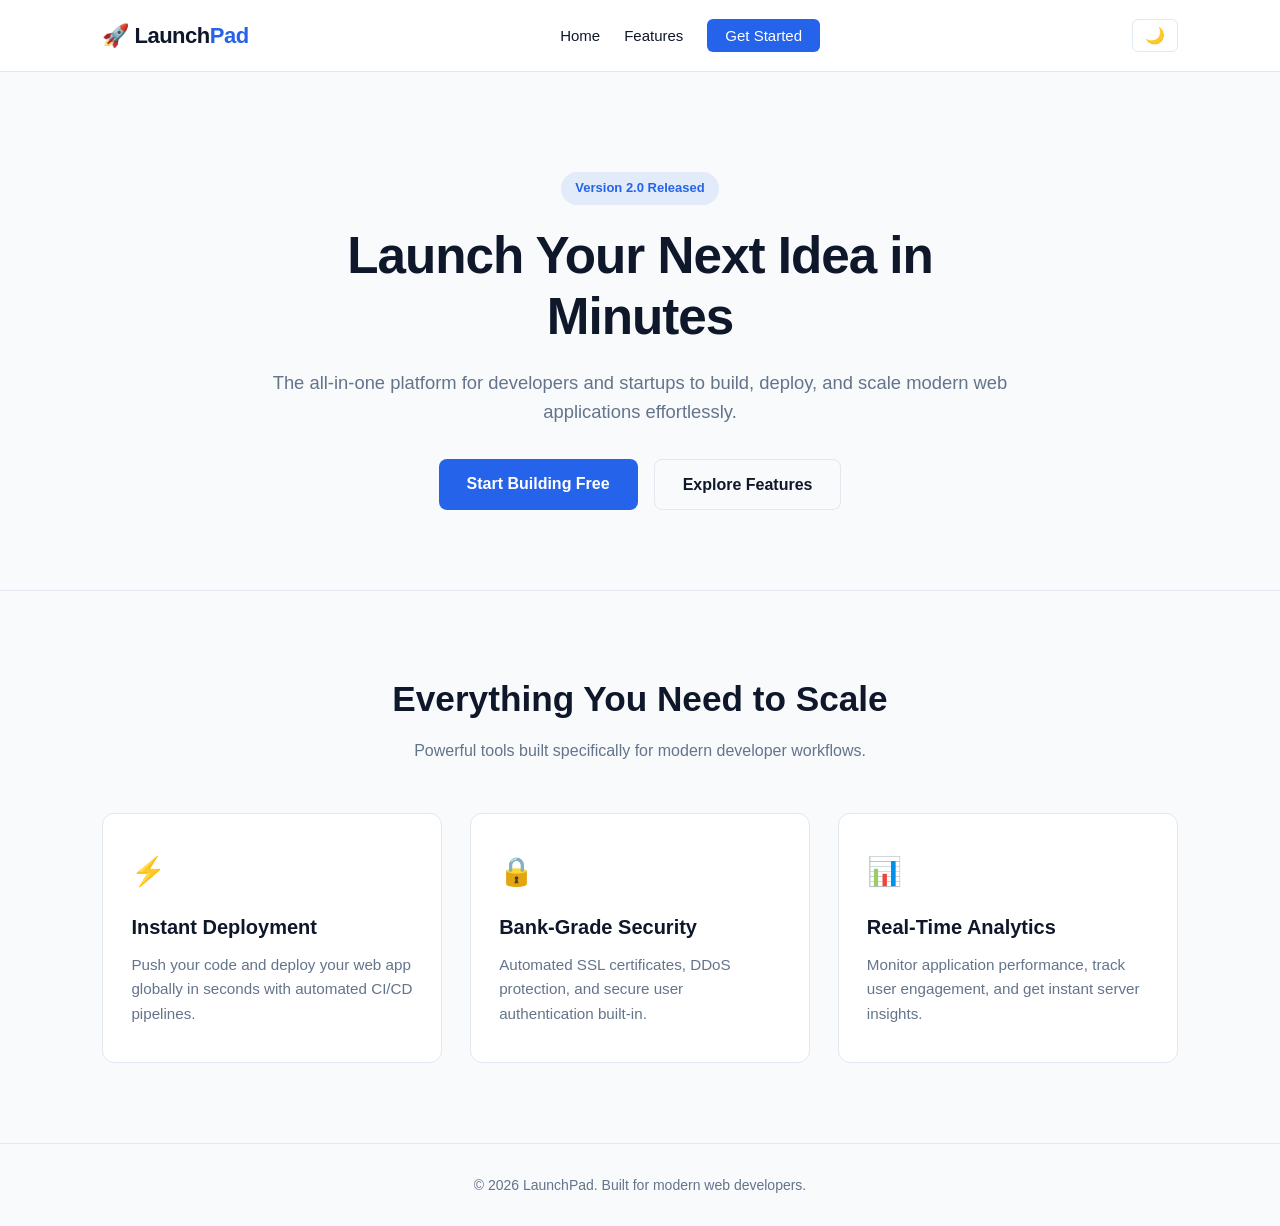
<file: index.html>
<!DOCTYPE html>
<html lang="en">
<head>
    <meta charset="UTF-8">
    <meta name="viewport" content="width=device-width, initial-scale=1.0">
    <title>LaunchPad - Turn Ideas Into Production</title>
    <link rel="stylesheet" href="style.css">
</head>
<body>

    <!-- Navigation Bar -->
    <nav class="navbar">
        <div class="logo">🚀 Launch<span>Pad</span></div>
        <ul class="nav-links">
            <li><a href="#home">Home</a></li>
            <li><a href="#features">Features</a></li>
            <li><a href="login.html" class="btn-login">Get Started</a></li>
        </ul>
        <button id="theme-toggle" title="Toggle Theme">🌙</button>
    </nav>

    <!-- Hero Section -->
    <header id="home" class="hero">
        <div class="hero-content">
            <span class="badge">Version 2.0 Released</span>
            <h1>Launch Your Next Idea in Minutes</h1>
            <p>The all-in-one platform for developers and startups to build, deploy, and scale modern web applications effortlessly.</p>
            <div class="hero-buttons">
                <a href="login.html" class="btn-primary">Start Building Free</a>
                <a href="#features" class="btn-secondary">Explore Features</a>
            </div>
        </div>
    </header>

    <!-- Feature Grid Section -->
    <section id="features" class="features-section">
        <h2>Everything You Need to Scale</h2>
        <p class="section-subtitle">Powerful tools built specifically for modern developer workflows.</p>
        
        <div class="feature-grid">
            <div class="feature-card">
                <div class="icon">⚡</div>
                <h3>Instant Deployment</h3>
                <p>Push your code and deploy your web app globally in seconds with automated CI/CD pipelines.</p>
            </div>
            <div class="feature-card">
                <div class="icon">🔒</div>
                <h3>Bank-Grade Security</h3>
                <p>Automated SSL certificates, DDoS protection, and secure user authentication built-in.</p>
            </div>
            <div class="feature-card">
                <div class="icon">📊</div>
                <h3>Real-Time Analytics</h3>
                <p>Monitor application performance, track user engagement, and get instant server insights.</p>
            </div>
        </div>
    </section>

    <!-- Footer -->
    <footer>
        <p>© 2026 LaunchPad. Built for modern web developers.</p>
    </footer>

    <script src="script.js"></script>
</body>
</html>
</file>
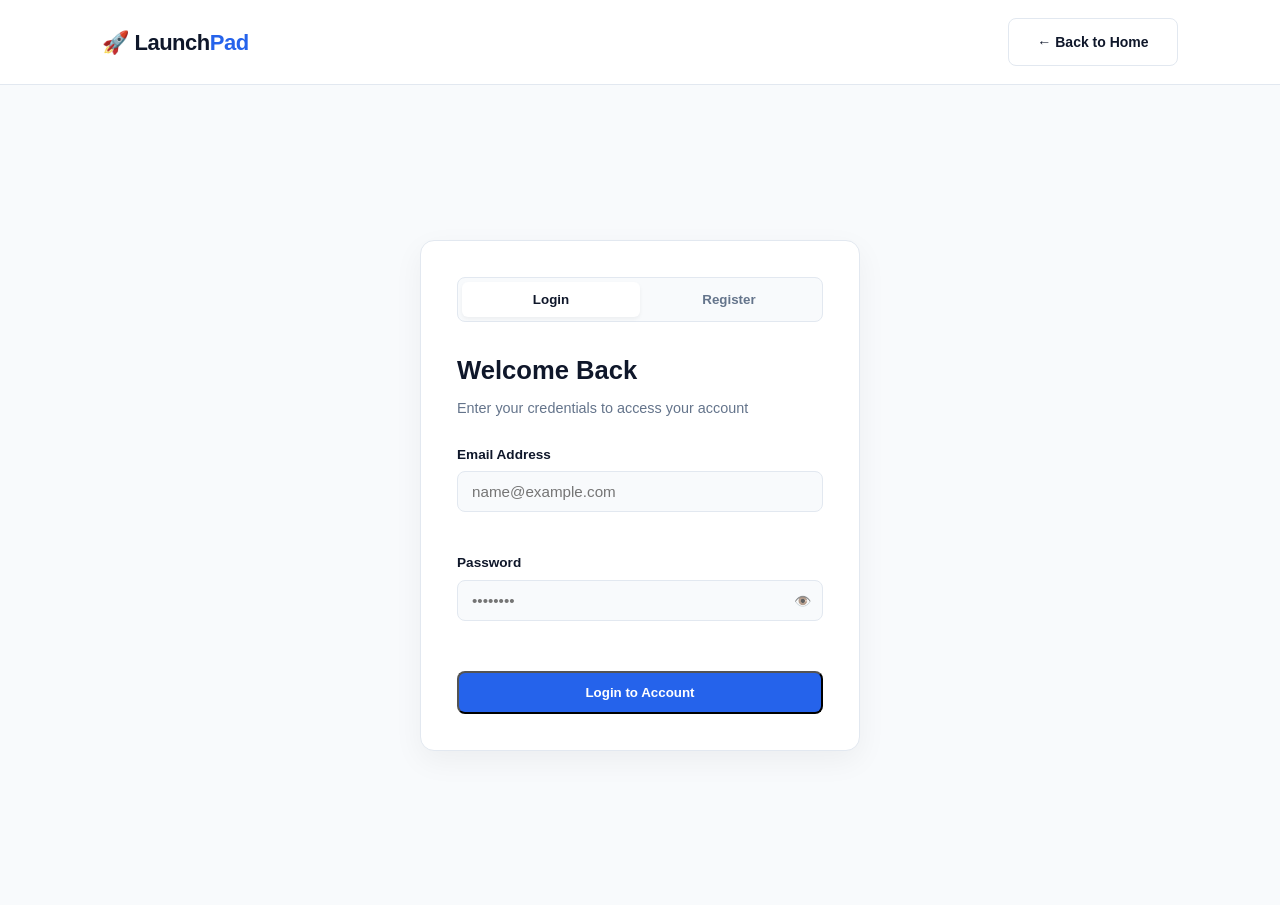
<file: login.html>
<!DOCTYPE html>
<html lang="en">
<head>
    <meta charset="UTF-8">
    <meta name="viewport" content="width=device-width, initial-scale=1.0">
    <title>LaunchPad - Access Your Account</title>
    <link rel="stylesheet" href="style.css">
    <link rel="stylesheet" href="auth.css">
</head>
<body>

    <!-- Header Navigation -->
    <nav class="navbar">
        <a href="index.html" class="logo" style="text-decoration: none; color: inherit;">
            🚀 Launch<span>Pad</span>
        </a>
        <a href="index.html" class="btn-secondary" style="font-size: 14px;">← Back to Home</a>
    </nav>

    <!-- Auth Card Container -->
    <div class="auth-wrapper">
        <div class="auth-card">
            
            <!-- Auth Tabs -->
            <div class="auth-tabs">
                <button class="tab-btn active" id="login-tab">Login</button>
                <button class="tab-btn" id="register-tab">Register</button>
            </div>

            <!-- Global Message Alert -->
            <div id="alert-msg" class="alert-box"></div>

            <!-- LOGIN FORM -->
            <form id="login-form" class="auth-form active-form" novalidate>
                <h2>Welcome Back</h2>
                <p class="auth-sub">Enter your credentials to access your account</p>

                <div class="input-group">
                    <label for="login-email">Email Address</label>
                    <input type="email" id="login-email" placeholder="name@example.com" required>
                    <span class="error-text" id="login-email-error"></span>
                </div>

                <div class="input-group">
                    <label for="login-password">Password</label>
                    <div class="password-wrapper">
                        <input type="password" id="login-password" placeholder="••••••••" required>
                        <button type="button" class="toggle-pwd" data-target="login-password">👁️</button>
                    </div>
                    <span class="error-text" id="login-password-error"></span>
                </div>

                <button type="submit" class="btn-primary auth-submit">Login to Account</button>
            </form>

            <!-- REGISTER FORM -->
            <form id="register-form" class="auth-form" novalidate>
                <h2>Create an Account</h2>
                <p class="auth-sub">Start building and deploying in minutes</p>

                <div class="input-group">
                    <label for="reg-name">Full Name</label>
                    <input type="text" id="reg-name" placeholder="John Doe" required>
                    <span class="error-text" id="reg-name-error"></span>
                </div>

                <div class="input-group">
                    <label for="reg-email">Email Address</label>
                    <input type="email" id="reg-email" placeholder="name@example.com" required>
                    <span class="error-text" id="reg-email-error"></span>
                </div>

                <div class="input-group">
                    <label for="reg-password">Password</label>
                    <div class="password-wrapper">
                        <input type="password" id="reg-password" placeholder="At least 6 characters" required>
                        <button type="button" class="toggle-pwd" data-target="reg-password">👁️</button>
                    </div>
                    <span class="error-text" id="reg-password-error"></span>
                </div>

                <div class="input-group">
                    <label for="reg-confirm-password">Confirm Password</label>
                    <input type="password" id="reg-confirm-password" placeholder="Repeat password" required>
                    <span class="error-text" id="reg-confirm-password-error"></span>
                </div>

                <button type="submit" class="btn-primary auth-submit">Create Account</button>
            </form>

        </div>
    </div>

    <script src="auth.js"></script>
</body>
</html>
</file>
<file: style.css>
/* Color System & CSS Variables */
:root {
    --bg-color: #f8fafc;
    --text-color: #0f172a;
    --primary-color: #2563eb;
    --primary-hover: #1d4ed8;
    --card-bg: #ffffff;
    --nav-bg: #ffffff;
    --border-color: #e2e8f0;
    --subtext-color: #64748b;
}

.dark-theme {
    --bg-color: #0b0f19;
    --text-color: #f8fafc;
    --card-bg: #111827;
    --nav-bg: #111827;
    --border-color: #1f2937;
    --subtext-color: #9ca3af;
}

/* Global Reset */
* {
    margin: 0;
    padding: 0;
    box-sizing: border-box;
    font-family: 'Inter', -apple-system, BlinkMacSystemFont, 'Segoe UI', Roboto, sans-serif;
}

body {
    background-color: var(--bg-color);
    color: var(--text-color);
    transition: background 0.3s ease, color 0.3s ease;
    line-height: 1.6;
}

/* Navbar Layout */
.navbar {
    display: flex;
    justify-content: space-between;
    align-items: center;
    padding: 18px 8%;
    background-color: var(--nav-bg);
    border-bottom: 1px solid var(--border-color);
    position: sticky;
    top: 0;
    z-index: 100;
}

.logo {
    font-size: 22px;
    font-weight: 700;
    letter-spacing: -0.5px;
}

.logo span {
    color: var(--primary-color);
}

.nav-links {
    list-style: none;
    display: flex;
    gap: 24px;
    align-items: center;
}

.nav-links a {
    text-decoration: none;
    color: var(--text-color);
    font-weight: 500;
    font-size: 15px;
    transition: color 0.2s;
}

.nav-links a:hover {
    color: var(--primary-color);
}

.btn-login {
    background-color: var(--primary-color);
    color: white !important;
    padding: 8px 18px;
    border-radius: 6px;
    font-weight: 600;
}

#theme-toggle {
    background: none;
    border: 1px solid var(--border-color);
    padding: 6px 12px;
    border-radius: 6px;
    font-size: 16px;
    cursor: pointer;
    color: var(--text-color);
}

/* Hero Section */
.hero {
    display: flex;
    justify-content: center;
    align-items: center;
    padding: 100px 20px 80px;
    text-align: center;
}

.hero-content {
    max-width: 750px;
}

.badge {
    background-color: rgba(37, 99, 235, 0.1);
    color: var(--primary-color);
    padding: 6px 14px;
    border-radius: 20px;
    font-size: 13px;
    font-weight: 600;
    display: inline-block;
    margin-bottom: 20px;
}

.hero-content h1 {
    font-size: 3.2rem;
    font-weight: 800;
    letter-spacing: -1px;
    margin-bottom: 20px;
    line-height: 1.2;
}

.hero-content p {
    font-size: 1.15rem;
    color: var(--subtext-color);
    margin-bottom: 32px;
}

.hero-buttons {
    display: flex;
    gap: 16px;
    justify-content: center;
}

.btn-primary {
    background-color: var(--primary-color);
    color: white;
    padding: 12px 28px;
    border-radius: 8px;
    text-decoration: none;
    font-weight: 600;
    transition: background 0.2s;
}

.btn-primary:hover {
    background-color: var(--primary-hover);
}

.btn-secondary {
    border: 1px solid var(--border-color);
    color: var(--text-color);
    padding: 12px 28px;
    border-radius: 8px;
    text-decoration: none;
    font-weight: 600;
}

/* Feature Grid */
.features-section {
    padding: 80px 8%;
    text-align: center;
    border-top: 1px solid var(--border-color);
}

.features-section h2 {
    font-size: 2.2rem;
    margin-bottom: 10px;
}

.section-subtitle {
    color: var(--subtext-color);
    margin-bottom: 50px;
}

.feature-grid {
    display: grid;
    grid-template-columns: repeat(auto-fit, minmax(280px, 1fr));
    gap: 28px;
}

.feature-card {
    background-color: var(--card-bg);
    border: 1px solid var(--border-color);
    padding: 36px 28px;
    border-radius: 12px;
    text-align: left;
    transition: transform 0.2s, box-shadow 0.2s;
}

.feature-card:hover {
    transform: translateY(-4px);
    box-shadow: 0 12px 24px rgba(0, 0, 0, 0.06);
}

.feature-card .icon {
    font-size: 28px;
    margin-bottom: 16px;
}

.feature-card h3 {
    font-size: 1.25rem;
    margin-bottom: 10px;
}

.feature-card p {
    color: var(--subtext-color);
    font-size: 0.95rem;
}

/* Footer */
footer {
    padding: 30px;
    text-align: center;
    border-top: 1px solid var(--border-color);
    color: var(--subtext-color);
    font-size: 14px;
}
</file>
<file: auth.css>
.auth-wrapper {
    min-height: calc(100vh - 80px);
    display: flex;
    justify-content: center;
    align-items: center;
    padding: 40px 20px;
}

.auth-card {
    background-color: var(--card-bg);
    border: 1px solid var(--border-color);
    width: 100%;
    max-width: 440px;
    padding: 36px;
    border-radius: 14px;
    box-shadow: 0 10px 30px rgba(0, 0, 0, 0.05);
}

.auth-tabs {
    display: flex;
    background-color: var(--bg-color);
    border: 1px solid var(--border-color);
    border-radius: 8px;
    padding: 4px;
    margin-bottom: 28px;
}

.tab-btn {
    flex: 1;
    padding: 10px;
    border: none;
    background: none;
    color: var(--subtext-color);
    font-weight: 600;
    cursor: pointer;
    border-radius: 6px;
    transition: all 0.2s ease;
}

.tab-btn.active {
    background-color: var(--card-bg);
    color: var(--text-color);
    box-shadow: 0 2px 4px rgba(0,0,0,0.05);
}

.auth-form {
    display: none;
}

.auth-form.active-form {
    display: block;
}

.auth-form h2 {
    font-size: 1.6rem;
    margin-bottom: 6px;
}

.auth-sub {
    color: var(--subtext-color);
    font-size: 0.9rem;
    margin-bottom: 24px;
}

.input-group {
    margin-bottom: 18px;
    text-align: left;
}

.input-group label {
    display: block;
    font-size: 0.85rem;
    font-weight: 600;
    margin-bottom: 6px;
}

.input-group input {
    width: 100%;
    padding: 11px 14px;
    border: 1px solid var(--border-color);
    border-radius: 8px;
    background-color: var(--bg-color);
    color: var(--text-color);
    font-size: 0.95rem;
    outline: none;
    transition: border-color 0.2s;
}

.input-group input:focus {
    border-color: var(--primary-color);
}

.input-group input.invalid {
    border-color: #ef4444;
}

.password-wrapper {
    position: relative;
}

.toggle-pwd {
    position: absolute;
    right: 12px;
    top: 50%;
    transform: translateY(-50%);
    background: none;
    border: none;
    cursor: pointer;
    font-size: 14px;
    opacity: 0.7;
}

.error-text {
    color: #ef4444;
    font-size: 0.8rem;
    margin-top: 4px;
    display: block;
    min-height: 18px;
}

.auth-submit {
    width: 100%;
    margin-top: 10px;
    padding: 12px;
}

.alert-box {
    padding: 12px;
    border-radius: 8px;
    font-size: 0.88rem;
    margin-bottom: 20px;
    display: none;
}

.alert-box.success {
    display: block;
    background-color: rgba(34, 197, 94, 0.1);
    color: #16a34a;
    border: 1px solid rgba(34, 197, 94, 0.3);
}

.alert-box.error {
    display: block;
    background-color: rgba(239, 68, 68, 0.1);
    color: #dc2626;
    border: 1px solid rgba(239, 68, 68, 0.3);
}
</file>
